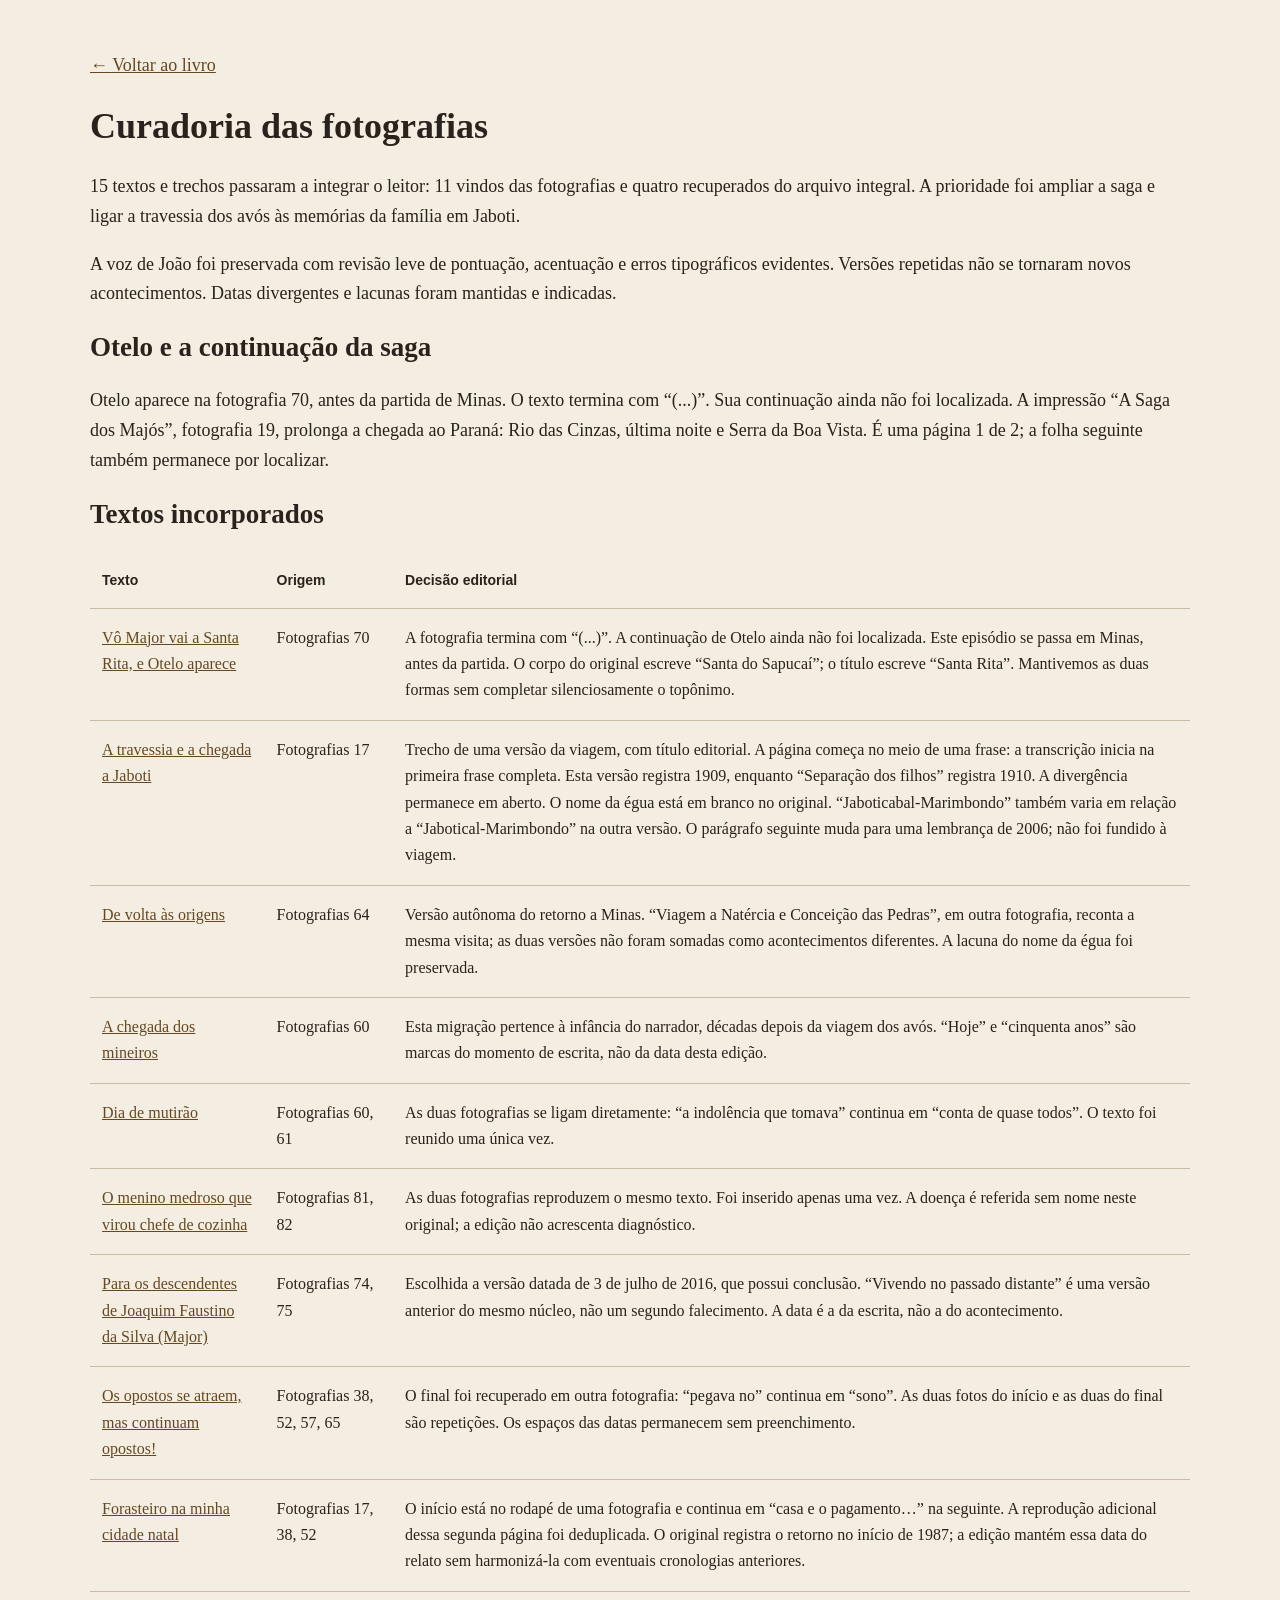
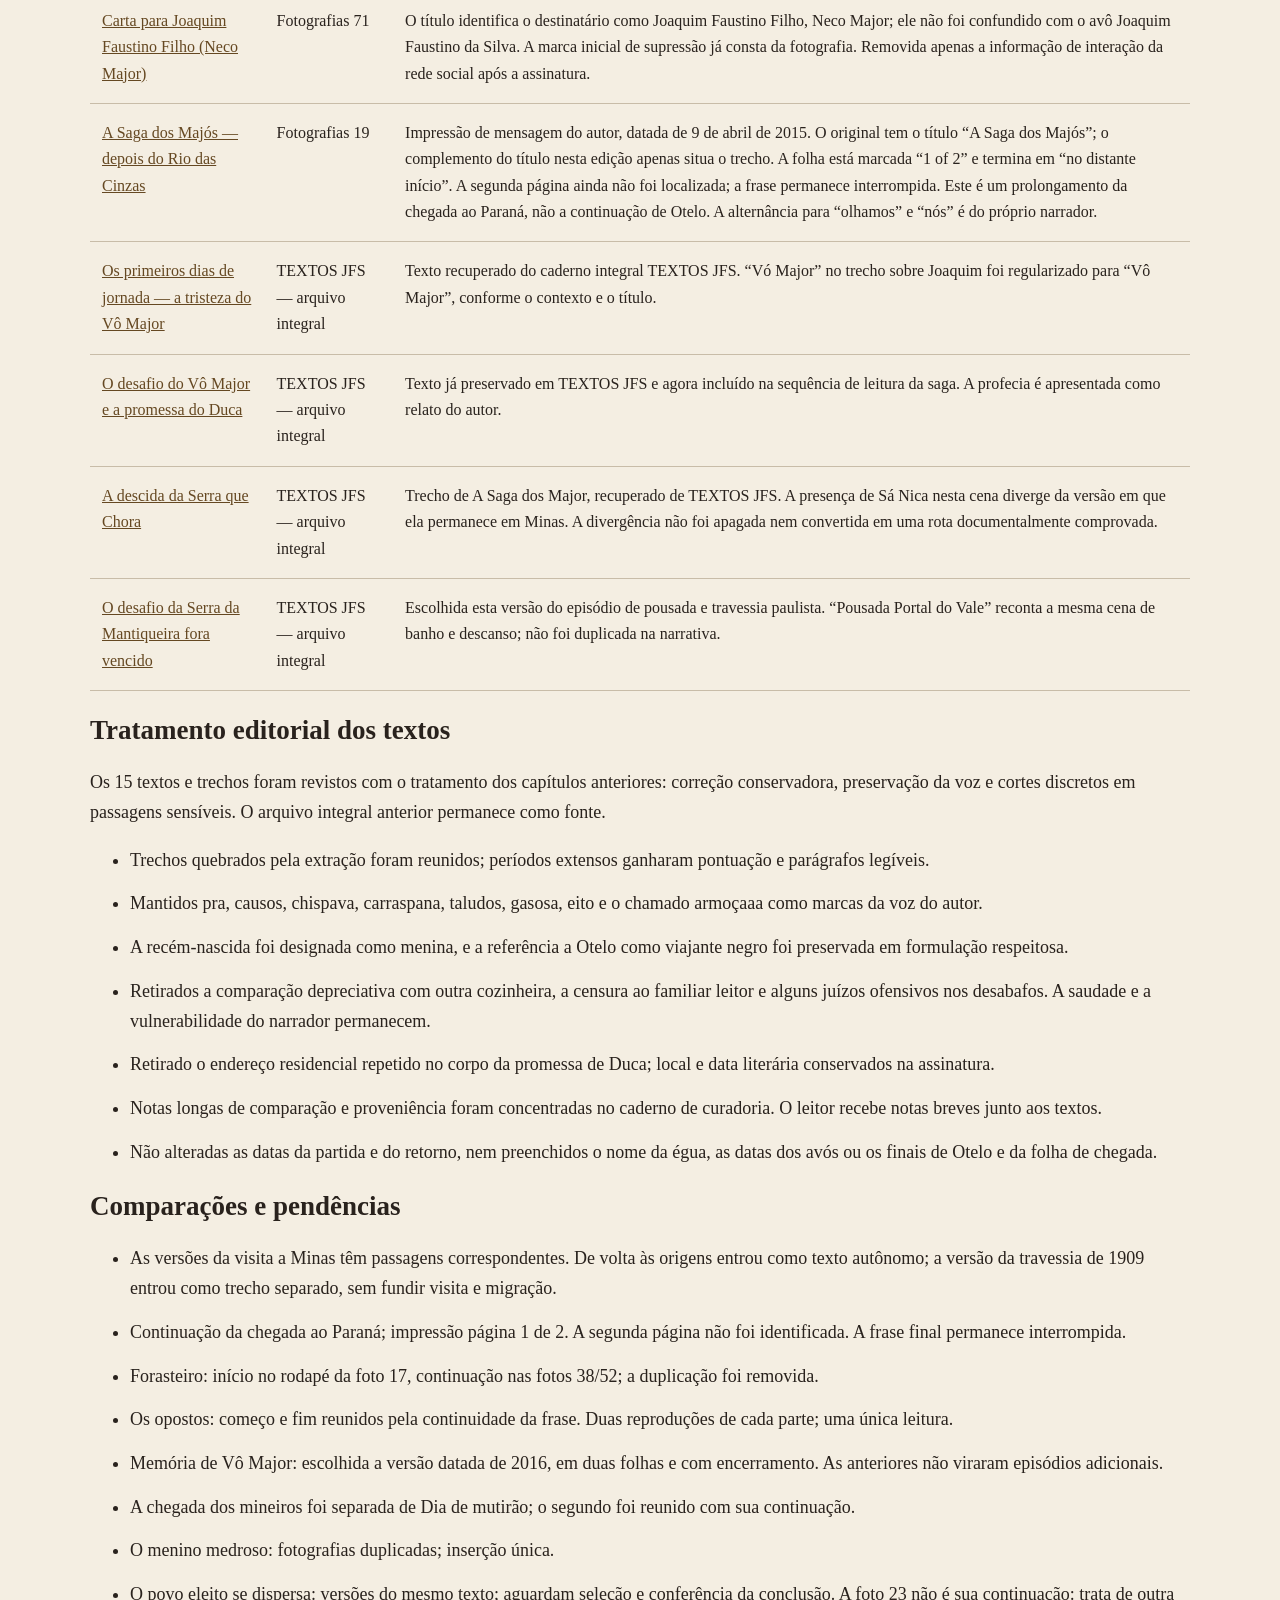
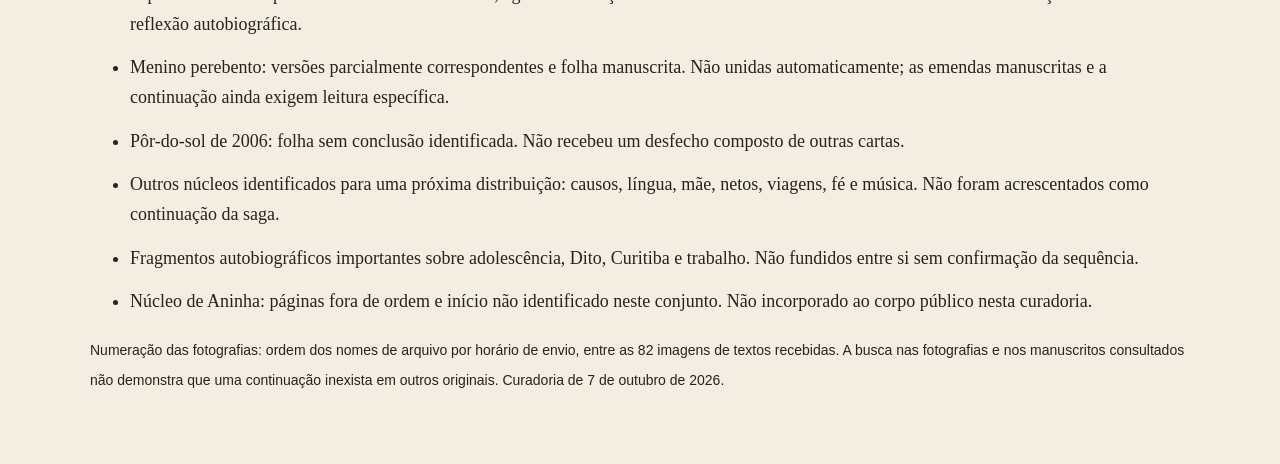
<file: curadoria-fotos.html>
<!doctype html><html lang="pt-BR"><meta charset="utf-8"><meta name="viewport" content="width=device-width,initial-scale=1"><title>Curadoria das fotografias — Os dois lados da Serra</title><style>body{margin:0;background:#f4eee2;color:#29221d;font:18px/1.65 Georgia,serif}main{max-width:1100px;margin:auto;padding:clamp(18px,4vw,60px)}a{color:#654822}h1,h2{line-height:1.2}table{border-collapse:collapse;width:100%;font-size:16px}td,th{padding:16px 12px;border-bottom:1px solid #c8bca8;text-align:left;vertical-align:top}th{font-family:Arial,sans-serif;font-size:14px}li{margin:14px 0}.table{overflow-x:auto}small{font:14px/1.5 Arial,sans-serif}</style><main><a href="index.html#sumario">← Voltar ao livro</a><h1>Curadoria das fotografias</h1><p>15 textos e trechos passaram a integrar o leitor: 11 vindos das fotografias e quatro recuperados do arquivo integral. A prioridade foi ampliar a saga e ligar a travessia dos avós às memórias da família em Jaboti.</p><p>A voz de João foi preservada com revisão leve de pontuação, acentuação e erros tipográficos evidentes. Versões repetidas não se tornaram novos acontecimentos. Datas divergentes e lacunas foram mantidas e indicadas.</p><h2>Otelo e a continuação da saga</h2><p>Otelo aparece na fotografia 70, antes da partida de Minas. O texto termina com “(...)”. Sua continuação ainda não foi localizada. A impressão “A Saga dos Majós”, fotografia 19, prolonga a chegada ao Paraná: Rio das Cinzas, última noite e Serra da Boa Vista. É uma página 1 de 2; a folha seguinte também permanece por localizar.</p><h2>Textos incorporados</h2><div class="table"><table><thead><tr><th>Texto</th><th>Origem</th><th>Decisão editorial</th></tr></thead><tbody><tr><td><a href="index.html#otelo">Vô Major vai a Santa Rita, e Otelo aparece</a></td><td>Fotografias 70</td><td>A fotografia termina com “(...)”. A continuação de Otelo ainda não foi localizada. Este episódio se passa em Minas, antes da partida. O corpo do original escreve “Santa do Sapucaí”; o título escreve “Santa Rita”. Mantivemos as duas formas sem completar silenciosamente o topônimo.</td></tr><tr><td><a href="index.html#travessia-variante">A travessia e a chegada a Jaboti</a></td><td>Fotografias 17</td><td>Trecho de uma versão da viagem, com título editorial. A página começa no meio de uma frase: a transcrição inicia na primeira frase completa. Esta versão registra 1909, enquanto “Separação dos filhos” registra 1910. A divergência permanece em aberto. O nome da égua está em branco no original. “Jaboticabal-Marimbondo” também varia em relação a “Jabotical-Marimbondo” na outra versão. O parágrafo seguinte muda para uma lembrança de 2006; não foi fundido à viagem.</td></tr><tr><td><a href="index.html#de-volta-as-origens">De volta às origens</a></td><td>Fotografias 64</td><td>Versão autônoma do retorno a Minas. “Viagem a Natércia e Conceição das Pedras”, em outra fotografia, reconta a mesma visita; as duas versões não foram somadas como acontecimentos diferentes. A lacuna do nome da égua foi preservada.</td></tr><tr><td><a href="index.html#chegada-dos-mineiros">A chegada dos mineiros</a></td><td>Fotografias 60</td><td>Esta migração pertence à infância do narrador, décadas depois da viagem dos avós. “Hoje” e “cinquenta anos” são marcas do momento de escrita, não da data desta edição.</td></tr><tr><td><a href="index.html#dia-de-mutirao">Dia de mutirão</a></td><td>Fotografias 60, 61</td><td>As duas fotografias se ligam diretamente: “a indolência que tomava” continua em “conta de quase todos”. O texto foi reunido uma única vez.</td></tr><tr><td><a href="index.html#menino-chefe-de-cozinha">O menino medroso que virou chefe de cozinha</a></td><td>Fotografias 81, 82</td><td>As duas fotografias reproduzem o mesmo texto. Foi inserido apenas uma vez. A doença é referida sem nome neste original; a edição não acrescenta diagnóstico.</td></tr><tr><td><a href="index.html#memoria-do-vo-major">Para os descendentes de Joaquim Faustino da Silva (Major)</a></td><td>Fotografias 74, 75</td><td>Escolhida a versão datada de 3 de julho de 2016, que possui conclusão. “Vivendo no passado distante” é uma versão anterior do mesmo núcleo, não um segundo falecimento. A data é a da escrita, não a do acontecimento.</td></tr><tr><td><a href="index.html#os-opostos">Os opostos se atraem, mas continuam opostos!</a></td><td>Fotografias 38, 52, 57, 65</td><td>O final foi recuperado em outra fotografia: “pegava no” continua em “sono”. As duas fotos do início e as duas do final são repetições. Os espaços das datas permanecem sem preenchimento.</td></tr><tr><td><a href="index.html#forasteiro">Forasteiro na minha cidade natal</a></td><td>Fotografias 17, 38, 52</td><td>O início está no rodapé de uma fotografia e continua em “casa e o pagamento…” na seguinte. A reprodução adicional dessa segunda página foi deduplicada. O original registra o retorno no início de 1987; a edição mantém essa data do relato sem harmonizá-la com eventuais cronologias anteriores.</td></tr><tr><td><a href="index.html#carta-ao-pai">Carta para Joaquim Faustino Filho (Neco Major)</a></td><td>Fotografias 71</td><td>O título identifica o destinatário como Joaquim Faustino Filho, Neco Major; ele não foi confundido com o avô Joaquim Faustino da Silva. A marca inicial de supressão já consta da fotografia. Removida apenas a informação de interação da rede social após a assinatura.</td></tr><tr><td><a href="index.html#chegada-serra-boa-vista">A Saga dos Majós — depois do Rio das Cinzas</a></td><td>Fotografias 19</td><td>Impressão de mensagem do autor, datada de 9 de abril de 2015. O original tem o título “A Saga dos Majós”; o complemento do título nesta edição apenas situa o trecho. A folha está marcada “1 of 2” e termina em “no distante início”. A segunda página ainda não foi localizada; a frase permanece interrompida. Este é um prolongamento da chegada ao Paraná, não a continuação de Otelo. A alternância para “olhamos” e “nós” é do próprio narrador.</td></tr><tr><td><a href="index.html#primeiros-dias-texto">Os primeiros dias de jornada — a tristeza do Vô Major</a></td><td>TEXTOS JFS — arquivo integral</td><td>Texto recuperado do caderno integral TEXTOS JFS. “Vó Major” no trecho sobre Joaquim foi regularizado para “Vô Major”, conforme o contexto e o título.</td></tr><tr><td><a href="index.html#promessa-do-duca">O desafio do Vô Major e a promessa do Duca</a></td><td>TEXTOS JFS — arquivo integral</td><td>Texto já preservado em TEXTOS JFS e agora incluído na sequência de leitura da saga. A profecia é apresentada como relato do autor.</td></tr><tr><td><a href="index.html#serra-que-chora">A descida da Serra que Chora</a></td><td>TEXTOS JFS — arquivo integral</td><td>Trecho de A Saga dos Major, recuperado de TEXTOS JFS. A presença de Sá Nica nesta cena diverge da versão em que ela permanece em Minas. A divergência não foi apagada nem convertida em uma rota documentalmente comprovada.</td></tr><tr><td><a href="index.html#serra-vencida">O desafio da Serra da Mantiqueira fora vencido</a></td><td>TEXTOS JFS — arquivo integral</td><td>Escolhida esta versão do episódio de pousada e travessia paulista. “Pousada Portal do Vale” reconta a mesma cena de banho e descanso; não foi duplicada na narrativa.</td></tr></tbody></table></div><h2>Tratamento editorial dos textos</h2><p>Os 15 textos e trechos foram revistos com o tratamento dos capítulos anteriores: correção conservadora, preservação da voz e cortes discretos em passagens sensíveis. O arquivo integral anterior permanece como fonte.</p><ul><li>Trechos quebrados pela extração foram reunidos; períodos extensos ganharam pontuação e parágrafos legíveis.</li><li>Mantidos pra, causos, chispava, carraspana, taludos, gasosa, eito e o chamado armoçaaa como marcas da voz do autor.</li><li>A recém-nascida foi designada como menina, e a referência a Otelo como viajante negro foi preservada em formulação respeitosa.</li><li>Retirados a comparação depreciativa com outra cozinheira, a censura ao familiar leitor e alguns juízos ofensivos nos desabafos. A saudade e a vulnerabilidade do narrador permanecem.</li><li>Retirado o endereço residencial repetido no corpo da promessa de Duca; local e data literária conservados na assinatura.</li><li>Notas longas de comparação e proveniência foram concentradas no caderno de curadoria. O leitor recebe notas breves junto aos textos.</li><li>Não alteradas as datas da partida e do retorno, nem preenchidos o nome da égua, as datas dos avós ou os finais de Otelo e da folha de chegada.</li></ul><h2>Comparações e pendências</h2><ul><li>As versões da visita a Minas têm passagens correspondentes. De volta às origens entrou como texto autônomo; a versão da travessia de 1909 entrou como trecho separado, sem fundir visita e migração.</li><li>Continuação da chegada ao Paraná; impressão página 1 de 2. A segunda página não foi identificada. A frase final permanece interrompida.</li><li>Forasteiro: início no rodapé da foto 17, continuação nas fotos 38/52; a duplicação foi removida.</li><li>Os opostos: começo e fim reunidos pela continuidade da frase. Duas reproduções de cada parte; uma única leitura.</li><li>Memória de Vô Major: escolhida a versão datada de 2016, em duas folhas e com encerramento. As anteriores não viraram episódios adicionais.</li><li>A chegada dos mineiros foi separada de Dia de mutirão; o segundo foi reunido com sua continuação.</li><li>O menino medroso: fotografias duplicadas; inserção única.</li><li>O povo eleito se dispersa: versões do mesmo texto; aguardam seleção e conferência da conclusão. A foto 23 não é sua continuação: trata de outra reflexão autobiográfica.</li><li>Menino perebento: versões parcialmente correspondentes e folha manuscrita. Não unidas automaticamente; as emendas manuscritas e a continuação ainda exigem leitura específica.</li><li>Pôr-do-sol de 2006: folha sem conclusão identificada. Não recebeu um desfecho composto de outras cartas.</li><li>Outros núcleos identificados para uma próxima distribuição: causos, língua, mãe, netos, viagens, fé e música. Não foram acrescentados como continuação da saga.</li><li>Fragmentos autobiográficos importantes sobre adolescência, Dito, Curitiba e trabalho. Não fundidos entre si sem confirmação da sequência.</li><li>Núcleo de Aninha: páginas fora de ordem e início não identificado neste conjunto. Não incorporado ao corpo público nesta curadoria.</li></ul><p><small>Numeração das fotografias: ordem dos nomes de arquivo por horário de envio, entre as 82 imagens de textos recebidas. A busca nas fotografias e nos manuscritos consultados não demonstra que uma continuação inexista em outros originais. Curadoria de 7 de outubro de 2026.</small></p></main></html>
</file>
